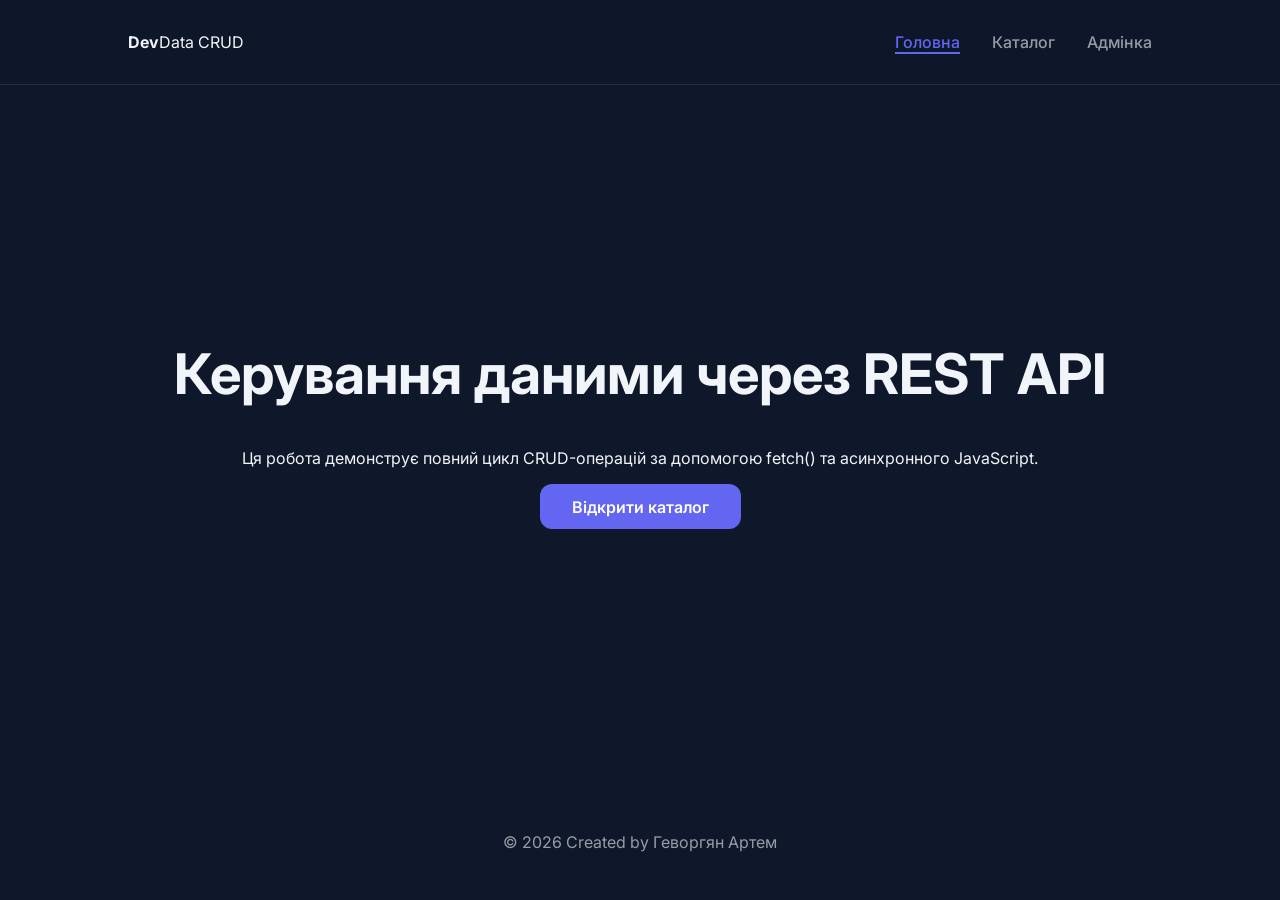
<file: lab11-12-js-crud/index.html>
<!DOCTYPE html>
<html lang="uk">
<head>
    <meta charset="UTF-8">
    <meta name="viewport" content="width=device-width, initial-scale=1.0">
    <title>DevData | Головна</title>
    <link rel="stylesheet" href="styles/style.css">
    <script src="js/main.js" type="module" defer></script>
</head>
<body class="theme-dark">
    <nav class="navbar">
        <div class="logo"><strong>Dev</strong>Data CRUD</div>
        <ul class="nav-list">
            <li><a href="index.html" class="nav-link is-active">Головна</a></li>
            <li><a href="pages/catalog.html" class="nav-link">Каталог</a></li>
            <li><a href="pages/item-form.html" class="nav-link">Адмінка</a></li>
        </ul>
    </nav>

    <main class="hero-wrapper">
        <h1>Керування даними через REST API</h1>
        <p>Ця робота демонструє повний цикл CRUD-операцій за допомогою fetch() та асинхронного JavaScript.</p>
        <a href="pages/catalog.html" class="filter-btn" style="text-decoration: none;">Відкрити каталог</a>
    </main>

    <footer>
        <p>&copy; 2026 Created by Геворгян Артем</p>
    </footer>
</body>
</html>
</file>
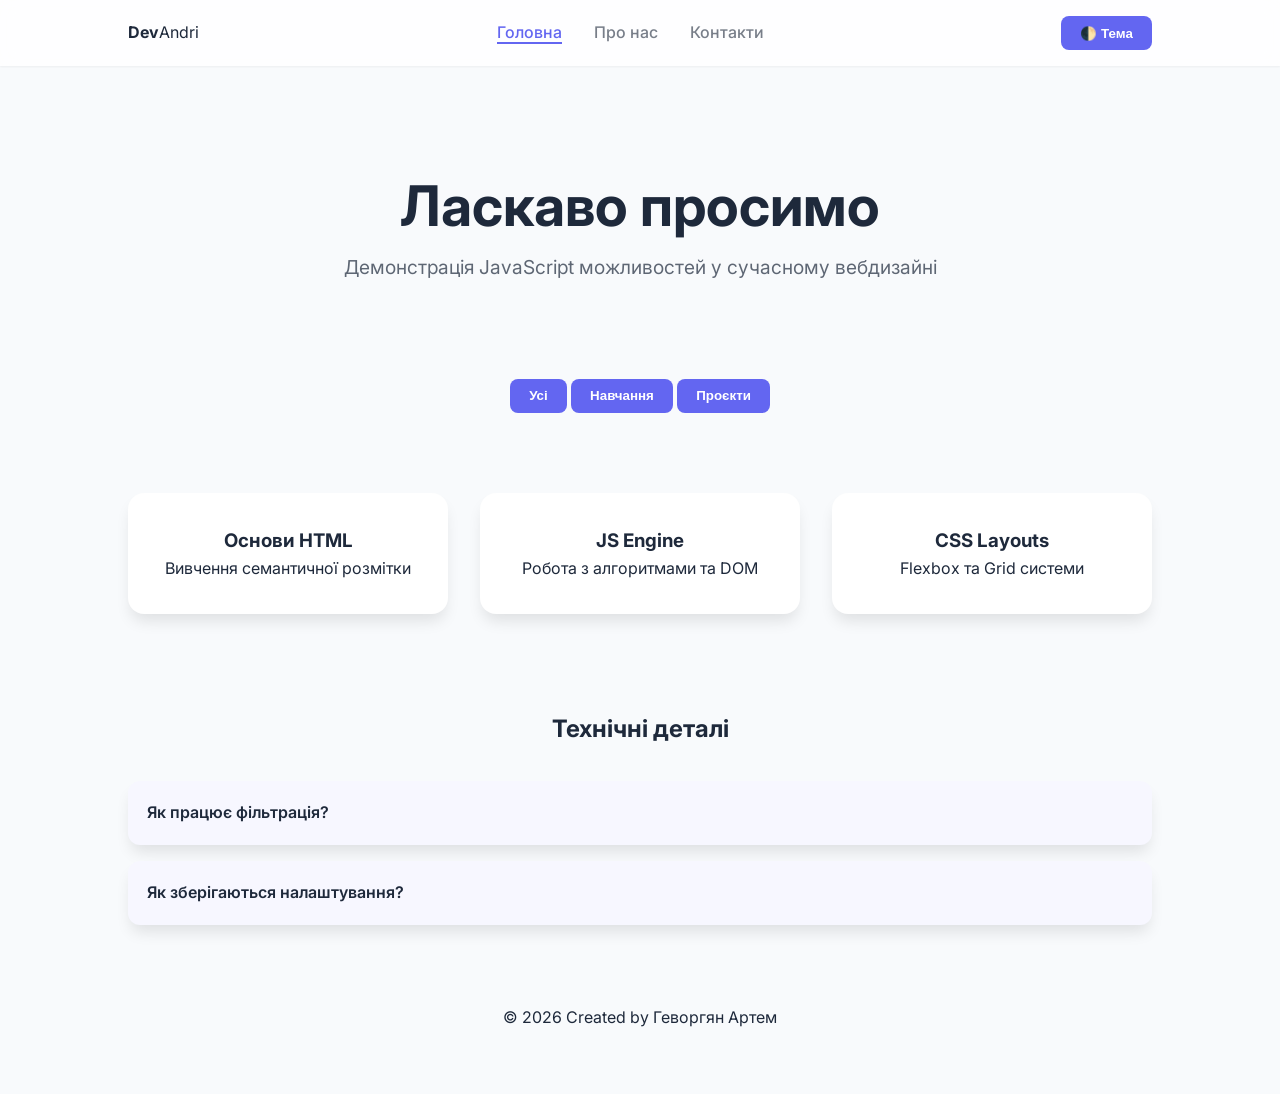
<file: lab7-8-js/index.html>
<!DOCTYPE html>
<html lang="uk">
<head>
    <meta charset="UTF-8">
    <title>IT Portfolio | Home</title>
    <link rel="stylesheet" href="styles/style.css">
    <script src="js/main.js" defer></script>
</head>
<body>
    <nav class="navbar">
        <div class="logo"><strong>Dev</strong>Andri</div>
        <ul class="nav-list">
            <li><a href="index.html" class="nav-link">Головна</a></li>
            <li><a href="pages/about.html" class="nav-link">Про нас</a></li>
            <li><a href="pages/contact.html" class="nav-link">Контакти</a></li>
        </ul>
        <button class="theme-toggle">🌓 Тема</button>
    </nav>

    <header style="text-align: center; padding: 6rem 10%;">
        <h1 style="font-size: 3.5rem;">Ласкаво просимо</h1>
        <p style="font-size: 1.2rem; opacity: 0.7;">Демонстрація JavaScript можливостей у сучасному вебдизайні</p>
    </header>

    <section id="portfolio" style="text-align: center;">
        <div class="filters" style="margin-bottom: 3rem;">
            <button class="filter-btn" data-filter="all">Усі</button>
            <button class="filter-btn" data-filter="edu">Навчання</button>
            <button class="filter-btn" data-filter="work">Проєкти</button>
        </div>
        <div class="projects-grid">
            <div class="service-card" data-category="edu"><h3>Основи HTML</h3><p>Вивчення семантичної розмітки</p></div>
            <div class="service-card" data-category="work"><h3>JS Engine</h3><p>Робота з алгоритмами та DOM</p></div>
            <div class="service-card" data-category="edu"><h3>CSS Layouts</h3><p>Flexbox та Grid системи</p></div>
        </div>
    </section>

    <section id="faq">
        <h2 style="text-align: center; margin: 4rem 0 2rem;">Технічні деталі</h2>
        <div class="accordion-item">
            <div class="accordion-header">Як працює фільтрація?</div>
            <div class="accordion-content">Фільтрація реалізована через перевірку <code>dataset</code> атрибутів кожної картки за допомогою циклу <code>forEach</code>.</div>
        </div>
        <div class="accordion-item">
            <div class="accordion-header">Як зберігаються налаштування?</div>
            <div class="accordion-content">Вибір теми та дані форми зберігаються у <code>LocalStorage</code> браузера, що дозволяє не втрачати їх при оновленні сторінки.</div>
        </div>
    </section>

    <footer style="text-align: center; padding: 4rem;">
        <p>&copy; <span id="current-year"></span> Created by Геворгян Артем</p>
    </footer>

    <button class="back-to-top" hidden>↑</button>
</body>
</html>
</file>
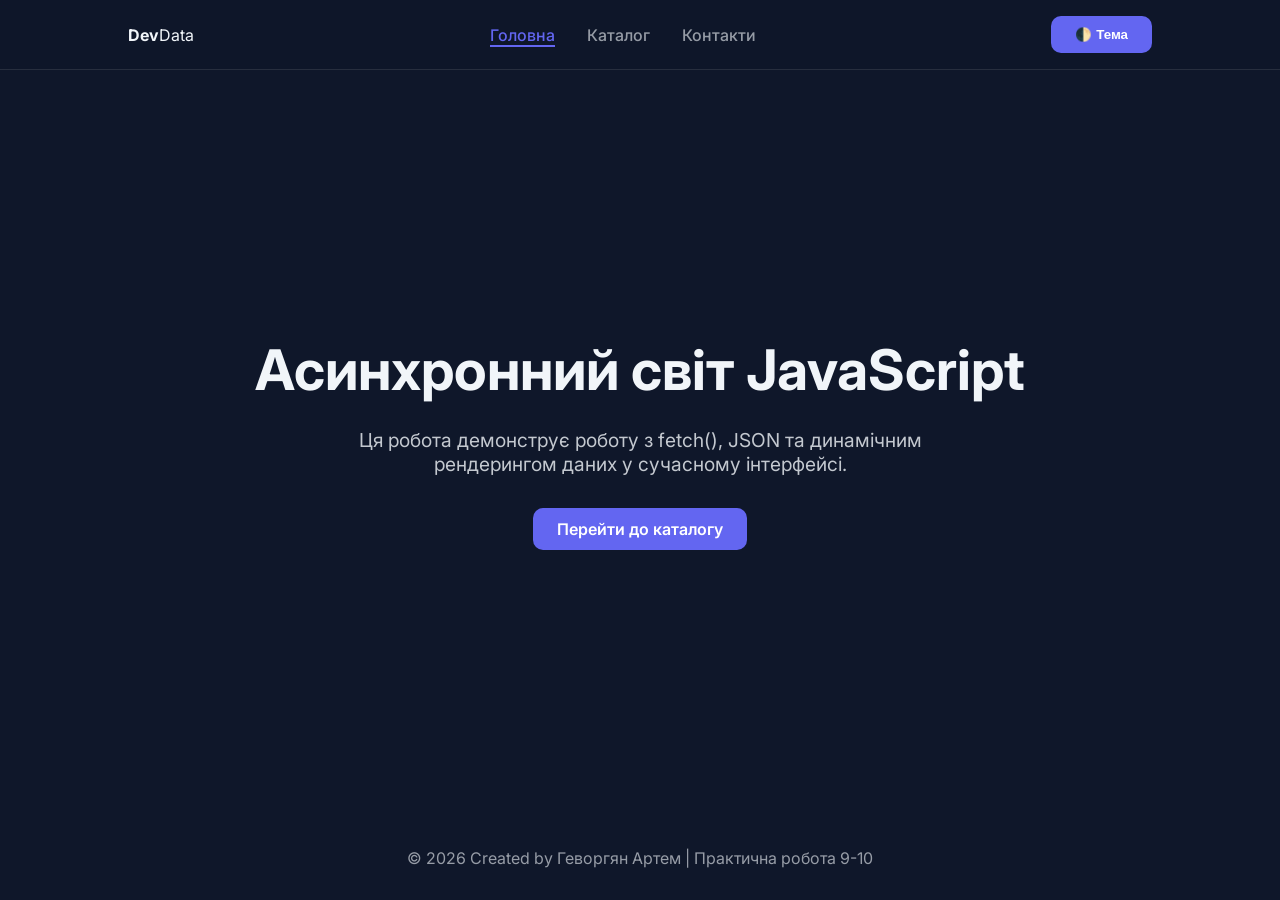
<file: lab9-10-js-data/index.html>
<!DOCTYPE html>
<html lang="uk">
<head>
    <meta charset="UTF-8">
    <title>DevData | Головна</title>
    <link rel="stylesheet" href="styles/style.css">
    <script src="js/main.js" defer></script>
</head>
<body class="theme-dark">
    <nav class="navbar">
        <div class="logo"><strong>Dev</strong>Data</div>
        <ul class="nav-list">
            <li><a href="index.html" class="nav-link is-active">Головна</a></li>
            <li><a href="pages/catalog.html" class="nav-link">Каталог</a></li>
            <li><a href="pages/contact.html" class="nav-link">Контакти</a></li>
        </ul>
        <button class="theme-toggle">🌓 Тема</button>
    </nav>

    <main class="hero-wrapper">
        <h1>Асинхронний світ JavaScript</h1>
        <p>Ця робота демонструє роботу з fetch(), JSON та динамічним рендерингом даних у сучасному інтерфейсі.</p>
        <a href="pages/catalog.html" class="filter-btn" style="text-decoration: none;">Перейти до каталогу</a>
    </main>

    <footer>
        <p>&copy; <span id="current-year"></span> Created by Геворгян Артем | Практична робота 9-10</p>
    </footer>
</body>
</html>
</file>
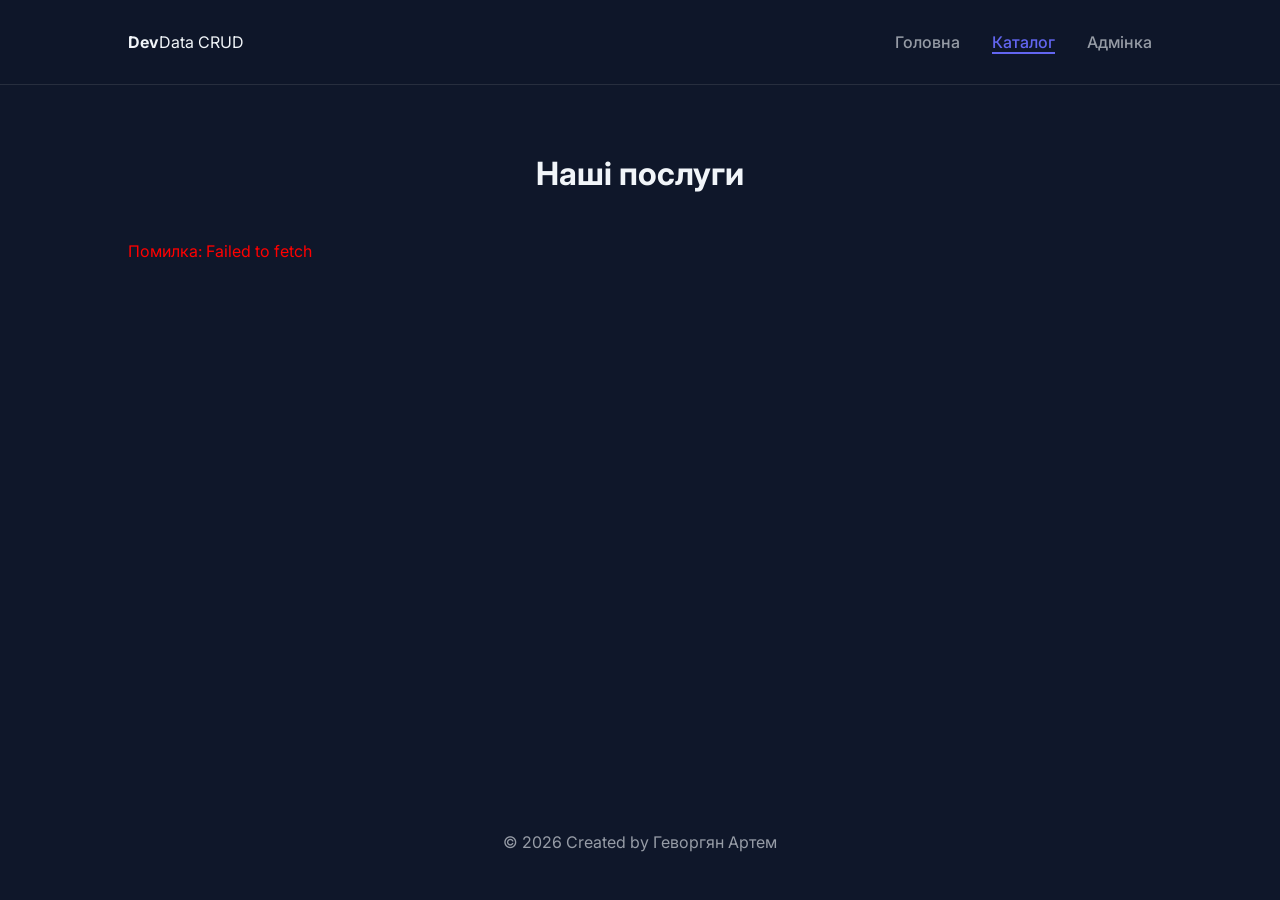
<file: lab11-12-js-crud/pages/catalog.html>
<!DOCTYPE html>
<html lang="uk">
<head>
    <meta charset="UTF-8">
    <meta name="viewport" content="width=device-width, initial-scale=1.0">
    <title>Каталог | DevData CRUD</title>
    <link rel="stylesheet" href="../styles/style.css">
    <script src="../js/main.js" type="module" defer></script>
    <script src="../js/catalog.js" type="module" defer></script>
</head>
<body class="theme-dark">
    <nav class="navbar">
        <div class="logo"><strong>Dev</strong>Data CRUD</div>
        <ul class="nav-list">
            <li><a href="../index.html" class="nav-link">Головна</a></li>
            <li><a href="catalog.html" class="nav-link is-active">Каталог</a></li>
            <li><a href="item-form.html" class="nav-link">Адмінка</a></li>
        </ul>
    </nav>

    <main class="content-container">
        <h1 style="text-align: center; margin-bottom: 2rem;">Наші послуги</h1>
        <div id="catalog-grid" class="projects-grid"></div>
    </main>

    <footer>
        <p>&copy; 2026 Created by Геворгян Артем</p>
    </footer>
</body>
</html>
</file>
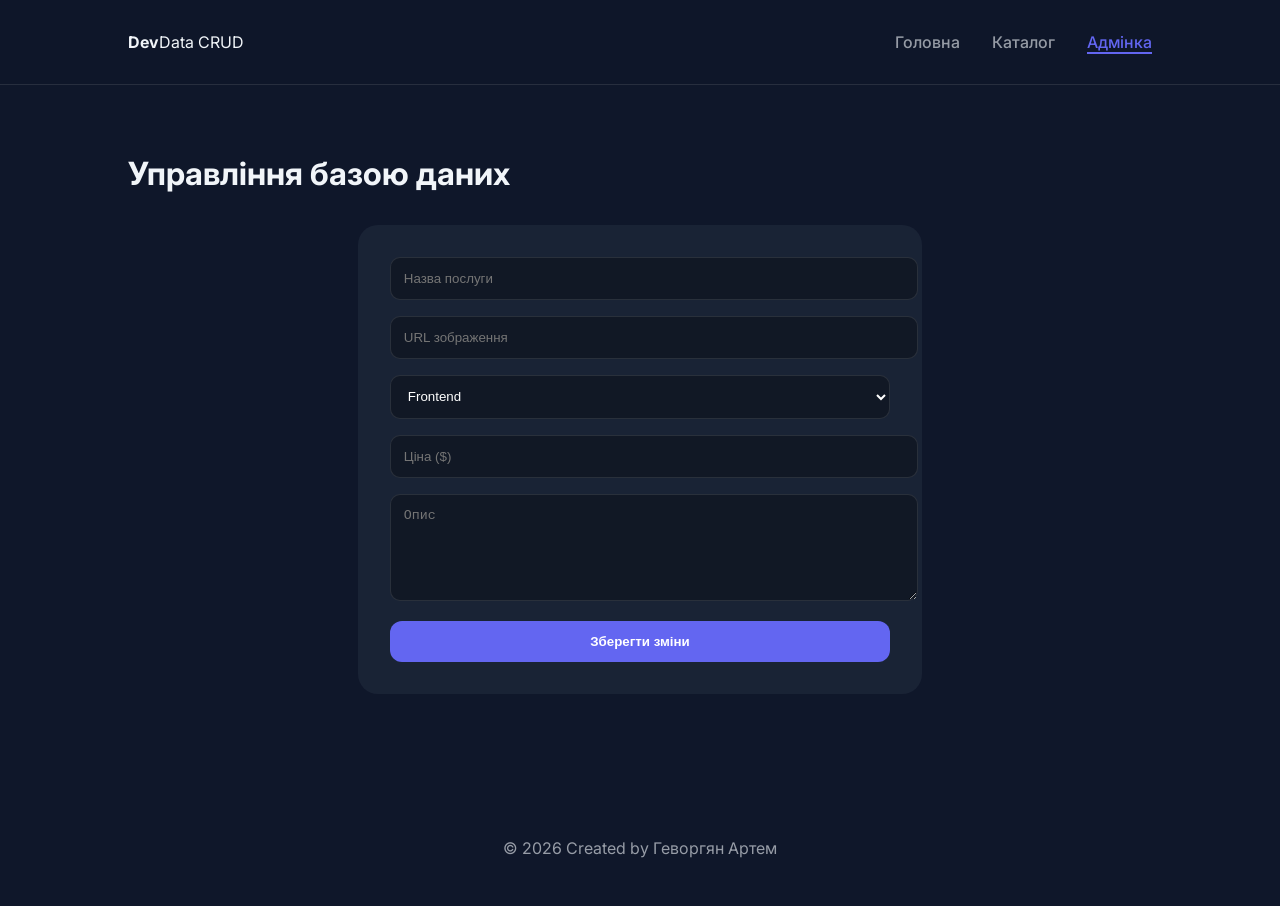
<file: lab11-12-js-crud/pages/item-form.html>
<!DOCTYPE html>
<html lang="uk">
<head>
    <meta charset="UTF-8">
    <meta name="viewport" content="width=device-width, initial-scale=1.0">
    <title>Адмінка | CRUD</title>
    <link rel="stylesheet" href="../styles/style.css">
    <script src="../js/main.js" type="module" defer></script>
    <script src="../js/form.js" type="module" defer></script>
</head>
<body class="theme-dark">
    <nav class="navbar">
        <div class="logo"><strong>Dev</strong>Data CRUD</div>
        <ul class="nav-list">
            <li><a href="../index.html" class="nav-link">Головна</a></li>
            <li><a href="catalog.html" class="nav-link">Каталог</a></li>
            <li><a href="item-form.html" class="nav-link is-active">Адмінка</a></li>
        </ul>
    </nav>

    <main class="content-container">
        <h1 id="form-title">Управління базою даних</h1>
        
        <form id="item-form" class="admin-form" style="max-width: 500px; margin: 2rem auto; background: var(--card-bg); padding: 2rem; border-radius: 20px;">
            <input type="hidden" id="item-id">
            <input type="text" id="title" placeholder="Назва послуги" required style="width:100%; margin-bottom:1rem; padding:0.8rem; border-radius:10px; background:rgba(0,0,0,0.3); color:white; border:1px solid rgba(255,255,255,0.1);">
            <input type="text" id="image" placeholder="URL зображення" style="width:100%; margin-bottom:1rem; padding:0.8rem; border-radius:10px; background:rgba(0,0,0,0.3); color:white; border:1px solid rgba(255,255,255,0.1);">
            <select id="category" style="width:100%; margin-bottom:1rem; padding:0.8rem; border-radius:10px; background:rgba(0,0,0,0.3); color:white; border:1px solid rgba(255,255,255,0.1);">
                <option value="frontend">Frontend</option>
                <option value="design">Design</option>
                <option value="work">Work</option>
            </select>
            <input type="number" id="price" placeholder="Ціна ($)" required style="width:100%; margin-bottom:1rem; padding:0.8rem; border-radius:10px; background:rgba(0,0,0,0.3); color:white; border:1px solid rgba(255,255,255,0.1);">
            <textarea id="description" placeholder="Опис" required style="width:100%; margin-bottom:1rem; padding:0.8rem; border-radius:10px; background:rgba(0,0,0,0.3); color:white; border:1px solid rgba(255,255,255,0.1); height:80px;"></textarea>
            <button type="submit" class="filter-btn" id="submit-btn" style="width:100%;">Зберегти зміни</button>
        </form>

        <div id="admin-list" style="margin-top: 3rem;"></div>
    </main>

    <footer>
        <p>&copy; 2026 Created by Геворгян Артем</p>
    </footer>
</body>
</html>
</file>
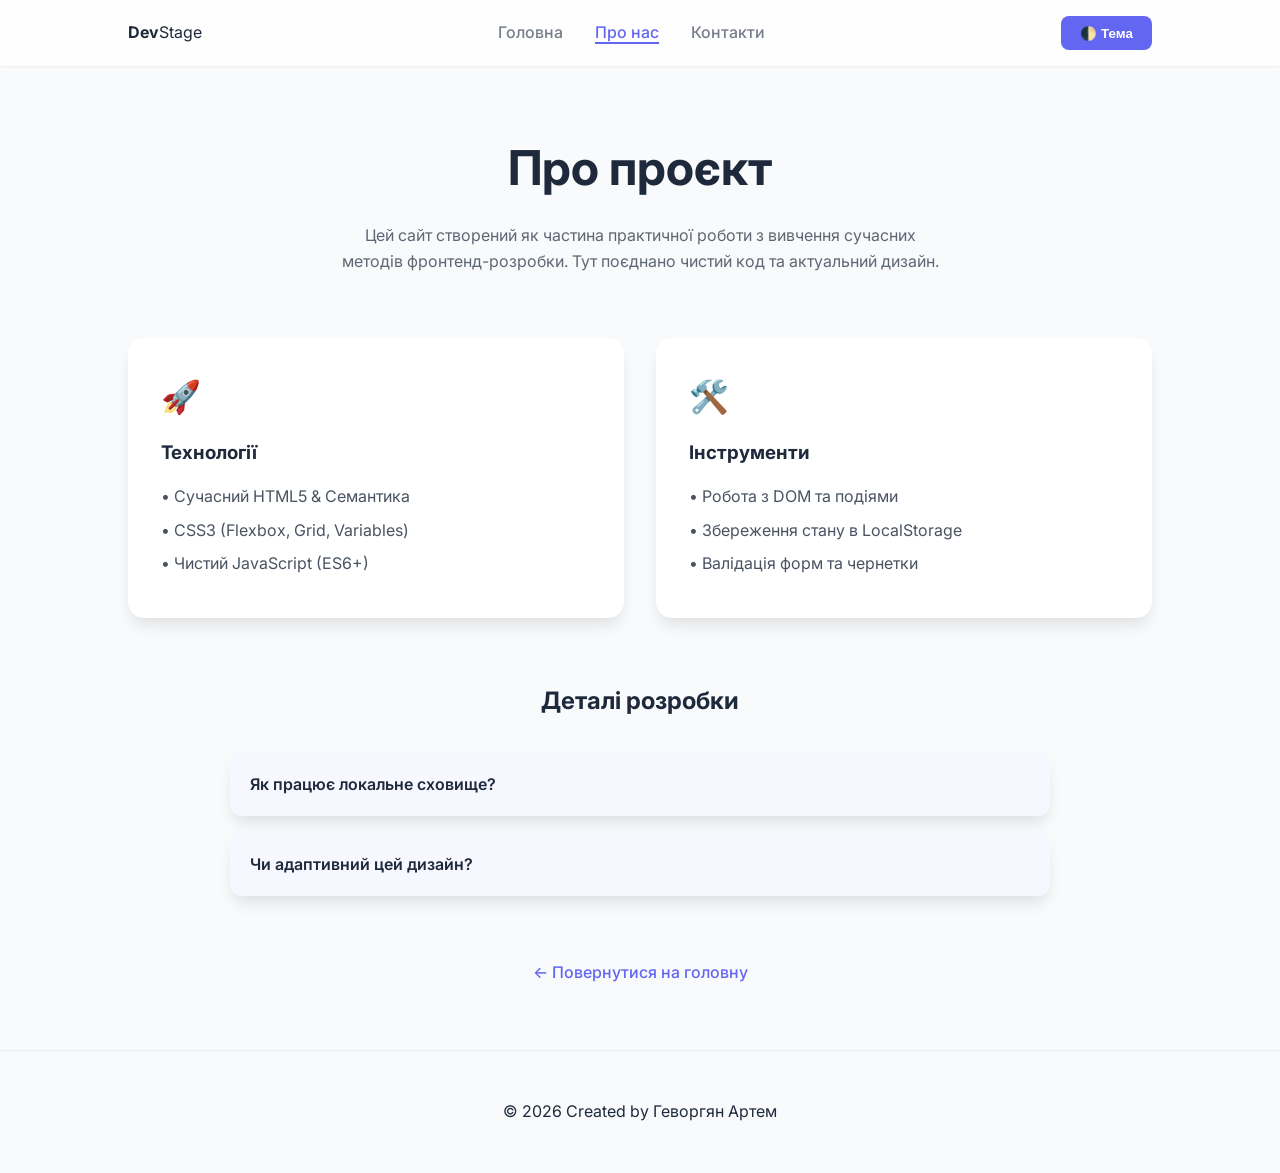
<file: lab7-8-js/pages/about.html>
<!DOCTYPE html>
<html lang="uk">
<head>
    <meta charset="UTF-8">
    <meta name="viewport" content="width=device-width, initial-scale=1.0">
    <title>Про мене | DevStage</title>
    <!-- Підключаємо той самий CSS -->
    <link rel="stylesheet" href="../styles/style.css">
    <!-- Підключаємо той самий JS -->
    <script src="../js/main.js" defer></script>
</head>
<body>
    <nav class="navbar">
        <div class="logo"><strong>Dev</strong>Stage</div>
        <ul class="nav-list">
            <li><a href="../index.html" class="nav-link">Головна</a></li>
            <li><a href="about.html" class="nav-link">Про нас</a></li>
            <li><a href="contact.html" class="nav-link">Контакти</a></li>
        </ul>
        <button class="theme-toggle">🌓 Тема</button>
    </nav>

    <main style="padding: 4rem 10%;">
        <header style="text-align: center; margin-bottom: 4rem;">
            <h1 style="font-size: 3rem; margin-bottom: 1rem;">Про проєкт</h1>
            <p style="opacity: 0.7; max-width: 600px; margin: 0 auto;">
                Цей сайт створений як частина практичної роботи з вивчення сучасних методів фронтенд-розробки. 
                Тут поєднано чистий код та актуальний дизайн.
            </p>
        </header>

        <!-- ПУНКТ 6: Вкладки/Картки для навичок -->
        <section class="about-grid" style="display: grid; grid-template-columns: repeat(auto-fit, minmax(300px, 1fr)); gap: 2rem;">
            <div class="service-card" style="text-align: left;">
                <div style="font-size: 2rem; margin-bottom: 1rem;">🚀</div>
                <h3 style="margin-bottom: 1rem;">Технології</h3>
                <ul style="list-style: none; opacity: 0.8;">
                    <li style="margin-bottom: 0.5rem;">• Сучасний HTML5 & Семантика</li>
                    <li style="margin-bottom: 0.5rem;">• CSS3 (Flexbox, Grid, Variables)</li>
                    <li style="margin-bottom: 0.5rem;">• Чистий JavaScript (ES6+)</li>
                </ul>
            </div>

            <div class="service-card" style="text-align: left;">
                <div style="font-size: 2rem; margin-bottom: 1rem;">🛠️</div>
                <h3 style="margin-bottom: 1rem;">Інструменти</h3>
                <ul style="list-style: none; opacity: 0.8;">
                    <li style="margin-bottom: 0.5rem;">• Робота з DOM та подіями</li>
                    <li style="margin-bottom: 0.5rem;">• Збереження стану в LocalStorage</li>
                    <li style="margin-bottom: 0.5rem;">• Валідація форм та чернетки</li>
                </ul>
            </div>
        </section>

        <!-- Додатковий контент для акордеона або деталей (Пункт 6) -->
        <section style="margin-top: 4rem;">
            <h2 style="text-align: center; margin-bottom: 2rem;">Деталі розробки</h2>
            <div class="accordion-item">
                <div class="accordion-header">Як працює локальне сховище?</div>
                <div class="accordion-content">
                    Ми використовуємо <code>localStorage</code> для того, щоб сайт "запам'ятовував" обрану вами тему 
                    та ваші введені дані у формі навіть після перезавантаження сторінки.
                </div>
            </div>
            <div class="accordion-item">
                <div class="accordion-header">Чи адаптивний цей дизайн?</div>
                <div class="accordion-content">
                    Так, завдяки використанню CSS Grid та Flexbox, сайт коректно відображається як на великих моніторах, 
                    так і на смартфонах.
                </div>
            </div>
        </section>

        <div style="text-align: center; margin-top: 4rem;">
            <a href="../index.html" class="nav-link" style="opacity: 1; color: var(--primary);">← Повернутися на головну</a>
        </div>
    </main>

    <footer style="text-align: center; padding: 3rem; border-top: 1px solid rgba(0,0,0,0.05);">
        <p>&copy; <span id="current-year"></span> Created by Геворгян Артем</p>
    </footer>

    <button class="back-to-top" hidden>↑</button>
</body>
</html>
</file>
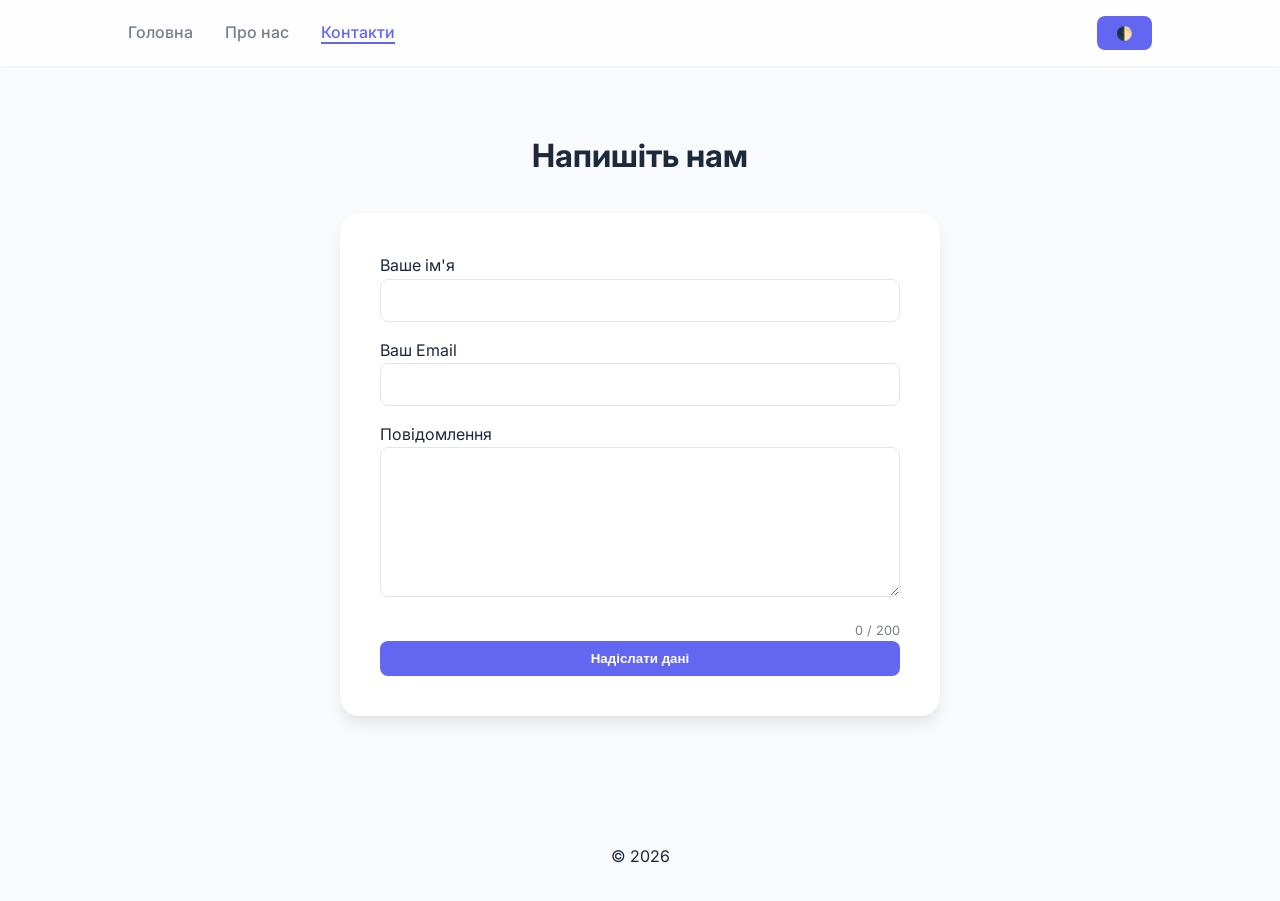
<file: lab7-8-js/pages/contact.html>
<!DOCTYPE html>
<html lang="uk">
<head>
    <meta charset="UTF-8">
    <title>Зв'язок</title>
    <link rel="stylesheet" href="../styles/style.css">
    <script src="../js/main.js" defer></script>
</head>
<body>
    <nav class="navbar">
        <ul class="nav-list">
            <li><a href="../index.html" class="nav-link">Головна</a></li>
            <li><a href="about.html" class="nav-link">Про нас</a></li>
            <li><a href="contact.html" class="nav-link">Контакти</a></li>
        </ul>
        <button class="theme-toggle">🌓</button>
    </nav>

    <main style="padding: 4rem 10%;">
        <h1 style="text-align: center;">Напишіть нам</h1>
        <form id="contact-form">
            <div class="form-group">
                <label>Ваше ім'я</label>
                <input type="text" name="username" required>
            </div>
            <div class="form-group">
                <label>Ваш Email</label>
                <input type="email" name="email" required>
            </div>
            <div class="form-group">
                <label>Повідомлення</label>
                <textarea name="message" maxlength="200" style="height: 150px;"></textarea>
                <div id="char-counter" style="text-align: right; font-size: 0.8rem; opacity: 0.6;">0 / 200</div>
            </div>
            <button type="submit" style="width: 100%;">Надіслати дані</button>
        </form>
    </main>

    <footer style="text-align: center; padding: 2rem;">
        <p>&copy; <span id="current-year"></span></p>
    </footer>
</body>
</html>
</file>
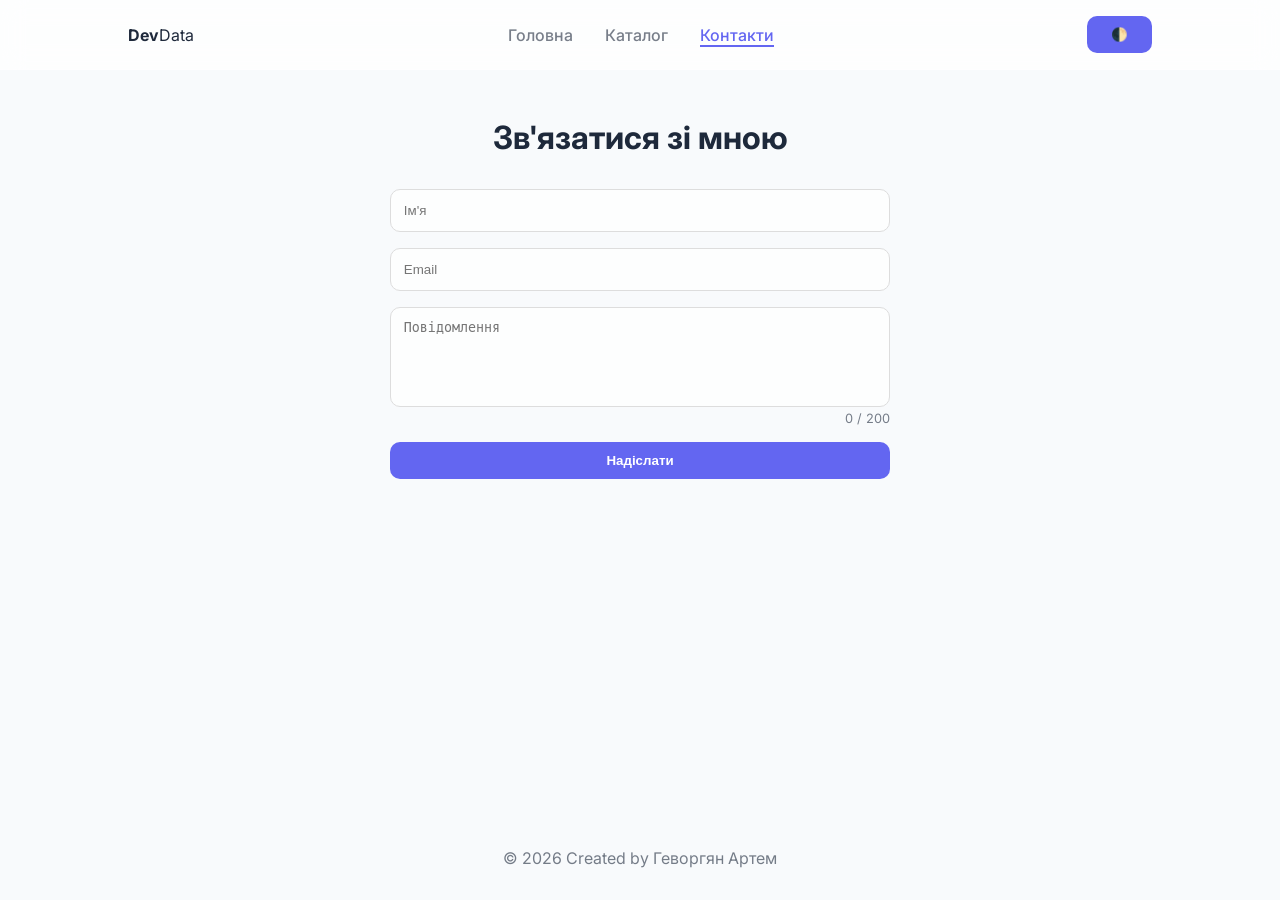
<file: lab9-10-js-data/pages/contact.html>
<!DOCTYPE html>
<html lang="uk">
<head>
    <meta charset="UTF-8">
    <title>Контакти | DevData</title>
    <link rel="stylesheet" href="../styles/style.css">
    <script src="../js/main.js" defer></script>
    <script src="../js/catalog.js" defer></script>
</head>
<body>
    <nav class="navbar">
        <div class="logo"><strong>Dev</strong>Data</div>
        <ul class="nav-list">
            <li><a href="../index.html" class="nav-link">Головна</a></li>
            <li><a href="catalog.html" class="nav-link">Каталог</a></li>
            <li><a href="contact.html" class="nav-link">Контакти</a></li>
        </ul>
        <button class="theme-toggle">🌓</button>
    </nav>

    <main class="content-container">
        <h1>Зв'язатися зі мною</h1>
        <form id="contact-form" style="max-width:500px; margin:2rem auto; text-align:left;">
            <input type="text" name="username" placeholder="Ім'я" required style="width:100%; padding:0.8rem; margin-bottom:1rem; border-radius:10px; border:1px solid #ddd; background:var(--card-bg); color:var(--text);">
            <input type="email" name="email" placeholder="Email" required style="width:100%; padding:0.8rem; margin-bottom:1rem; border-radius:10px; border:1px solid #ddd; background:var(--card-bg); color:var(--text);">
            <textarea name="message" id="message" maxlength="200" placeholder="Повідомлення" style="width:100%; height:100px; padding:0.8rem; border-radius:10px; border:1px solid #ddd; background:var(--card-bg); color:var(--text); resize:none;"></textarea>
            <div id="char-counter" style="text-align:right; font-size:0.8rem; opacity:0.6; margin-bottom:1rem;">0 / 200</div>
            <button type="submit" class="filter-btn" style="width:100%;">Надіслати</button>
        </form>
    </main>

    <footer>
        <p>&copy; <span id="current-year"></span> Created by Геворгян Артем</p>
    </footer>
</body>
</html>
</file>
<file: lab11-12-js-crud/styles/style.css>
@import url('https://fonts.googleapis.com/css2?family=Inter:wght@300;400;600&display=swap');

:root {
    --primary: #6366f1;
    --bg: #0f172a;
    --text: #f1f5f9;
    --card-bg: rgba(30, 41, 59, 0.7);
    --nav-bg: rgba(15, 23, 42, 0.85);
}

body {
    font-family: 'Inter', sans-serif;
    background: var(--bg);
    color: var(--text);
    margin: 0;
    min-height: 100vh;
    display: flex;
    flex-direction: column;
}

.navbar {
    display: flex; justify-content: space-between; align-items: center;
    padding: 1rem 10%; background: var(--nav-bg); backdrop-filter: blur(12px);
    position: sticky; top: 0; z-index: 1000; border-bottom: 1px solid rgba(255, 255, 255, 0.1);
}

.nav-list { display: flex; list-style: none; gap: 2rem; }
.nav-link { text-decoration: none; color: var(--text); opacity: 0.6; font-weight: 500; }
.nav-link.is-active { opacity: 1; color: var(--primary); border-bottom: 2px solid var(--primary); }

.hero-wrapper { flex: 1; display: flex; flex-direction: column; align-items: center; justify-content: center; text-align: center; padding: 0 10%; }
.hero-wrapper h1 { font-size: 3.5rem; margin: 0 0 1.5rem 0; }

.content-container { padding: 3rem 10%; flex: 1; }

.projects-grid {
    display: grid;
    grid-template-columns: repeat(auto-fit, minmax(280px, 1fr));
    gap: 2rem;
    margin-top: 2rem;
}

.service-card {
    background: var(--card-bg); padding: 2rem; border-radius: 20px;
    border: 1px solid rgba(255, 255, 255, 0.1); text-align: left;
}

.filter-btn { padding: 0.8rem 2rem; border-radius: 12px; border: none; background: var(--primary); color: white; cursor: pointer; font-weight: 600; }

footer { padding: 2rem; text-align: center; opacity: 0.6; margin-top: auto; }
</file>
<file: lab7-8-js/styles/style.css>
@import url('https://fonts.googleapis.com/css2?family=Inter:wght@300;400;600&display=swap');

:root {
    --primary: #6366f1;
    --bg: #f8fafc;
    --text: #1e293b;
    --card-bg: #ffffff;
    --nav-bg: rgba(255, 255, 255, 0.8);
    --shadow: 0 10px 15px -3px rgba(0, 0, 0, 0.1);
}

body.theme-dark {
    --bg: #0f172a;
    --text: #f1f5f9;
    --card-bg: #1e293b;
    --nav-bg: rgba(15, 23, 42, 0.8);
    --shadow: 0 20px 25px -5px rgba(0, 0, 0, 0.4);
}

* { margin: 0; padding: 0; box-sizing: border-box; transition: background 0.3s, color 0.3s, transform 0.2s; }

body { font-family: 'Inter', sans-serif; background-color: var(--bg); color: var(--text); line-height: 1.6; }

.navbar { display: flex; justify-content: space-between; align-items: center; padding: 1rem 10%; background: var(--nav-bg); backdrop-filter: blur(10px); position: sticky; top: 0; z-index: 100; box-shadow: 0 1px 2px rgba(0,0,0,0.05); }

.nav-list { display: flex; list-style: none; gap: 2rem; }
.nav-link { text-decoration: none; color: var(--text); font-weight: 500; opacity: 0.6; }
.nav-link.is-active { opacity: 1; color: var(--primary); border-bottom: 2px solid var(--primary); }

.theme-toggle, .filter-btn, button[type="submit"] { padding: 0.6rem 1.2rem; border-radius: 8px; border: none; background: var(--primary); color: white; cursor: pointer; font-weight: 600; }

.projects-grid { display: grid; grid-template-columns: repeat(auto-fit, minmax(280px, 1fr)); gap: 2rem; padding: 2rem 10%; }
.service-card { background: var(--card-bg); padding: 2rem; border-radius: 16px; box-shadow: var(--shadow); border: 1px solid rgba(255,255,255,0.05); }

.accordion-item { background: var(--card-bg); margin: 1rem 10%; border-radius: 12px; overflow: hidden; box-shadow: var(--shadow); }
.accordion-header { padding: 1.2rem; cursor: pointer; font-weight: 600; background: rgba(99, 102, 241, 0.05); }
.accordion-content { max-height: 0; overflow: hidden; padding: 0 1.2rem; transition: all 0.3s ease-out; opacity: 0; }
.accordion-item.active .accordion-content { max-height: 500px; padding: 1.2rem; opacity: 1; }

#contact-form { max-width: 600px; margin: 2rem auto; background: var(--card-bg); padding: 2.5rem; border-radius: 20px; box-shadow: var(--shadow); }
.form-group input, .form-group textarea { width: 100%; padding: 0.8rem; margin-bottom: 1rem; border-radius: 8px; border: 1px solid rgba(0,0,0,0.1); background: transparent; color: var(--text); }

.back-to-top { position: fixed; bottom: 30px; right: 30px; width: 50px; height: 50px; border-radius: 50%; background: var(--primary); color: white; border: none; cursor: pointer; font-size: 1.5rem; }

[hidden] { display: none !important; }
</file>
<file: lab9-10-js-data/styles/style.css>
@import url('https://fonts.googleapis.com/css2?family=Inter:wght@300;400;600&display=swap');

:root {
    --primary: #6366f1;
    --bg: #0f172a;
    --text: #f1f5f9;
    --card-bg: rgba(30, 41, 59, 0.7);
    --nav-bg: rgba(15, 23, 42, 0.85);
}

body:not(.theme-dark) {
    --bg: #f8fafc;
    --text: #1e293b;
    --card-bg: rgba(255, 255, 255, 0.8);
    --nav-bg: rgba(255, 255, 255, 0.75);
}

* { margin: 0; padding: 0; box-sizing: border-box; transition: 0.3s; }

body {
    font-family: 'Inter', sans-serif;
    background: var(--bg);
    color: var(--text);
    min-height: 100vh;
    display: flex;
    flex-direction: column;
}

/* Навігація */
.navbar {
    display: flex; justify-content: space-between; align-items: center;
    padding: 1rem 10%; background: var(--nav-bg); backdrop-filter: blur(12px);
    position: sticky; top: 0; z-index: 1000; border-bottom: 1px solid rgba(255, 255, 255, 0.1);
}

.nav-list { display: flex; list-style: none; gap: 2rem; }
.nav-link { text-decoration: none; color: var(--text); opacity: 0.6; font-weight: 500; }
.nav-link.is-active { opacity: 1; color: var(--primary); border-bottom: 2px solid var(--primary); }

/* --- СТИЛЬ ДЛЯ ГОЛОВНОЇ (ЦЕНТРУВАННЯ) --- */
.hero-wrapper {
    flex: 1;
    display: flex;
    flex-direction: column;
    align-items: center;
    justify-content: center;
    text-align: center;
    padding: 0 10%;
}
.hero-wrapper h1 { font-size: 3.5rem; margin-bottom: 1.5rem; }
.hero-wrapper p { font-size: 1.2rem; max-width: 600px; opacity: 0.8; margin-bottom: 2rem; }

/* --- СТИЛЬ ДЛЯ КАТАЛОГУ (ШИРОКА СІТКА) --- */
.content-container {
    padding: 3rem 10%;
    width: 100%;
    text-align: center;
}
.projects-grid {
    display: grid;
    grid-template-columns: repeat(auto-fit, minmax(300px, 1fr));
    gap: 2rem;
    margin-top: 2rem;
}

/* Картки та кнопки */
.service-card {
    background: var(--card-bg); backdrop-filter: blur(8px); border-radius: 20px;
    padding: 1.5rem; border: 1px solid rgba(255, 255, 255, 0.1); text-align: left;
}
.service-card img { width: 100%; border-radius: 15px; margin-bottom: 1rem; height: 180px; object-fit: cover; }

.filter-btn, .theme-toggle {
    padding: 0.7rem 1.5rem; border-radius: 10px; border: none;
    background: var(--primary); color: white; cursor: pointer; font-weight: 600;
}

.toolbar { display: flex; gap: 1rem; justify-content: center; margin: 2rem 0; flex-wrap: wrap; }
.toolbar input, .toolbar select { 
    padding: 0.7rem; border-radius: 10px; border: 1px solid rgba(255,255,255,0.2); 
    background: var(--card-bg); color: var(--text); 
}

/* Модалка */
.modal {
    position: fixed; top: 0; left: 0; width: 100%; height: 100%;
    background: rgba(0,0,0,0.6); display: flex; align-items: center; justify-content: center; z-index: 2000;
}
.modal-content { background: var(--card-bg); padding: 2.5rem; border-radius: 24px; max-width: 500px; position: relative; }
.close-modal { position: absolute; top: 15px; right: 20px; font-size: 2rem; cursor: pointer; }

footer { padding: 2rem; text-align: center; opacity: 0.6; margin-top: auto; }
[hidden] { display: none !important; }
</file>
